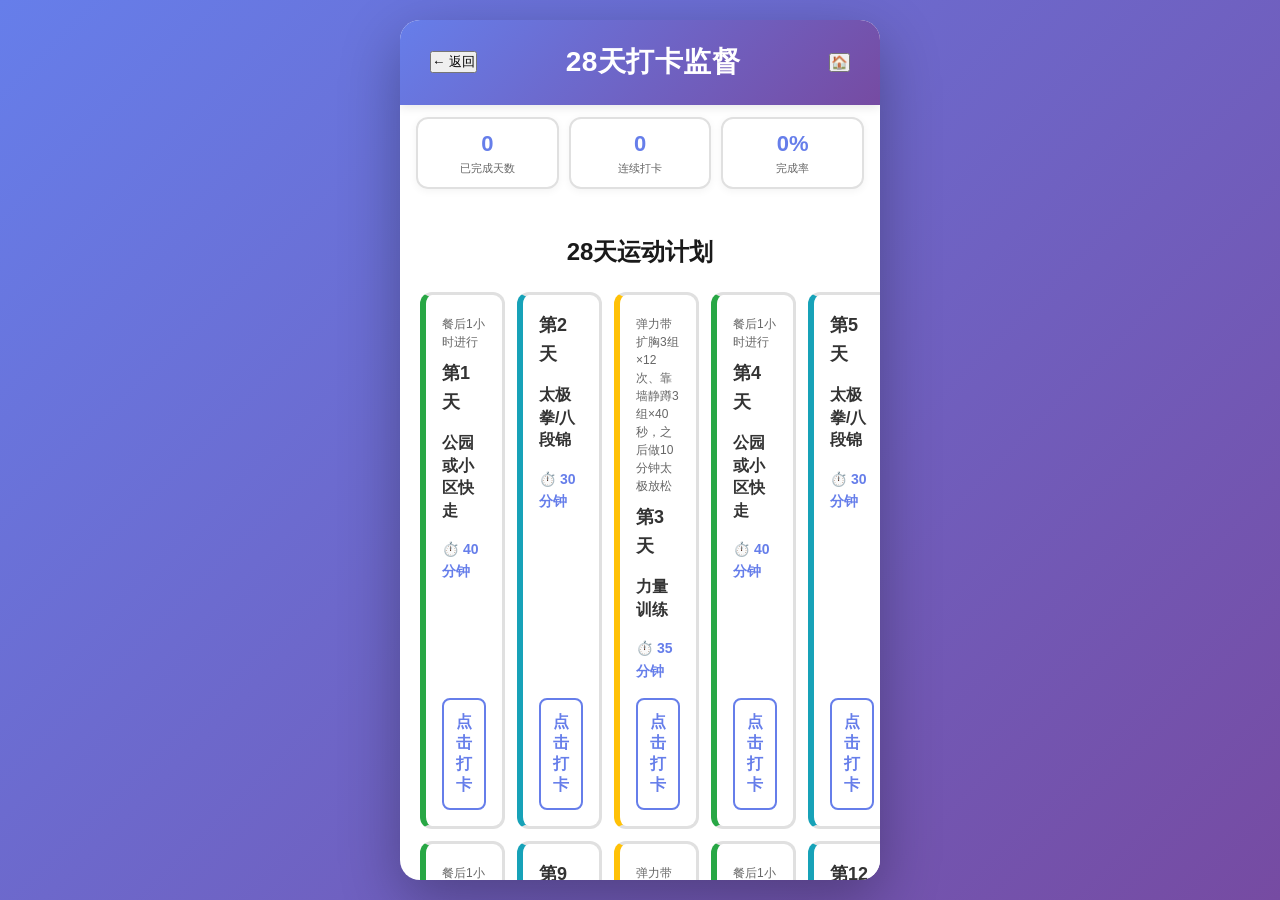
<file: checkin.html>
<!DOCTYPE html>
<html lang="zh-CN">
<head>
    <meta charset="UTF-8">
    <meta name="viewport" content="width=device-width, initial-scale=1.0, maximum-scale=1.0, user-scalable=no">
    <title>28天打卡监督 - 运动计划</title>
    <link rel="stylesheet" href="styles.css">
</head>
<body>
    <div class="container">
        <!-- 顶部导航栏 -->
        <header class="header">
            <button id="backBtn" class="back-btn">← 返回</button>
            <h1>28天打卡监督</h1>
            <button id="homeBtn" class="home-btn" title="回到主页">🏠</button>
        </header>

        <!-- 主内容区域 -->
        <main class="main-content">
            <!-- 统计信息 -->
            <div class="statistics-container">
                <div class="stat-card">
                    <div class="stat-value" id="completedDays">0</div>
                    <div class="stat-label">已完成天数</div>
                </div>
                <div class="stat-card">
                    <div class="stat-value" id="streakDays">0</div>
                    <div class="stat-label">连续打卡</div>
                </div>
                <div class="stat-card">
                    <div class="stat-value" id="completionRate">0%</div>
                    <div class="stat-label">完成率</div>
                </div>
            </div>

            <!-- 打卡日历 -->
            <div class="checkin-container">
                <h2>28天运动计划</h2>
                <div id="checkinCalendar" class="checkin-calendar"></div>
            </div>
        </main>
    </div>

    <!-- 鼓励弹窗 -->
    <div id="encouragementModal" class="encouragement-modal hidden">
        <div class="encouragement-content">
            <div class="encouragement-icon">🎉</div>
            <div class="encouragement-text" id="encouragementText">太棒了！继续保持！</div>
        </div>
    </div>

    <script src="exercise-plan-data.js"></script>
    <script src="checkin.js"></script>
</body>
</html>
</file>
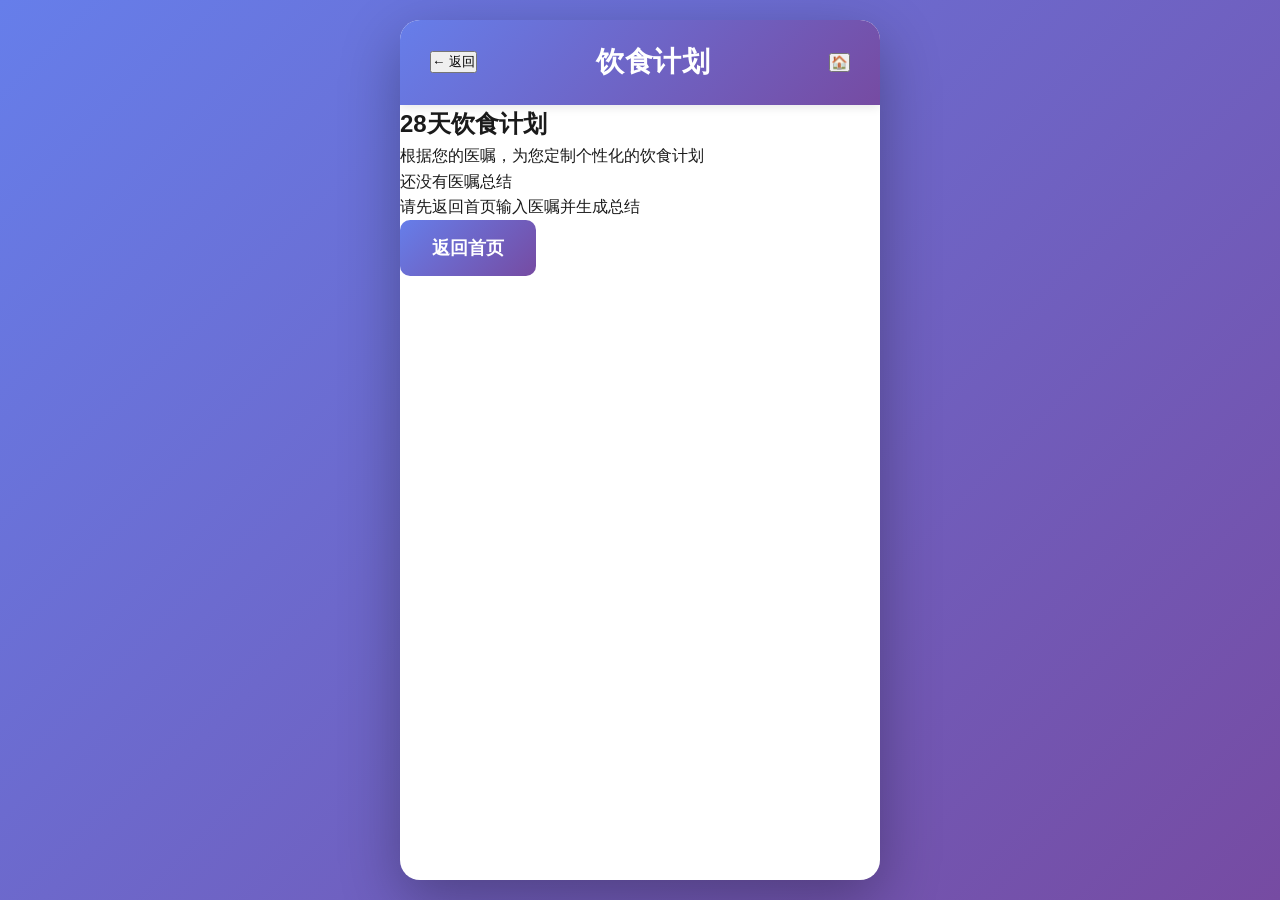
<file: diet.html>
<!DOCTYPE html>
<html lang="zh-CN">
<head>
    <meta charset="UTF-8">
    <meta name="viewport" content="width=device-width, initial-scale=1.0, maximum-scale=1.0, user-scalable=no">
    <title>糖尿病饮食计划 - 饮食管理</title>
    <link rel="stylesheet" href="styles.css">
</head>
<body>
    <div class="container">
        <!-- 顶部导航栏 -->
        <header class="header">
            <button id="backBtn" class="back-btn">← 返回</button>
            <h1>饮食计划</h1>
            <button id="homeBtn" class="home-btn" title="回到主页">🏠</button>
        </header>

        <!-- 主内容区域 -->
        <main class="main-content">
            <!-- 饮食计划展示区域 -->
            <div class="diet-container">
                <div class="diet-welcome">
                    <h2>28天饮食计划</h2>
                    <p>根据您的医嘱，为您定制个性化的饮食计划</p>
                </div>
                
                <!-- 饮食计划内容 -->
                <div id="dietPlanContent" class="diet-plan-content">
                    <div class="diet-placeholder">
                        <p>饮食计划生成中...</p>
                        <p>您可以在这里查看和管理您的28天饮食计划</p>
                    </div>
                </div>
            </div>
        </main>
    </div>

    <script src="diet.js"></script>
</body>
</html>
</file>
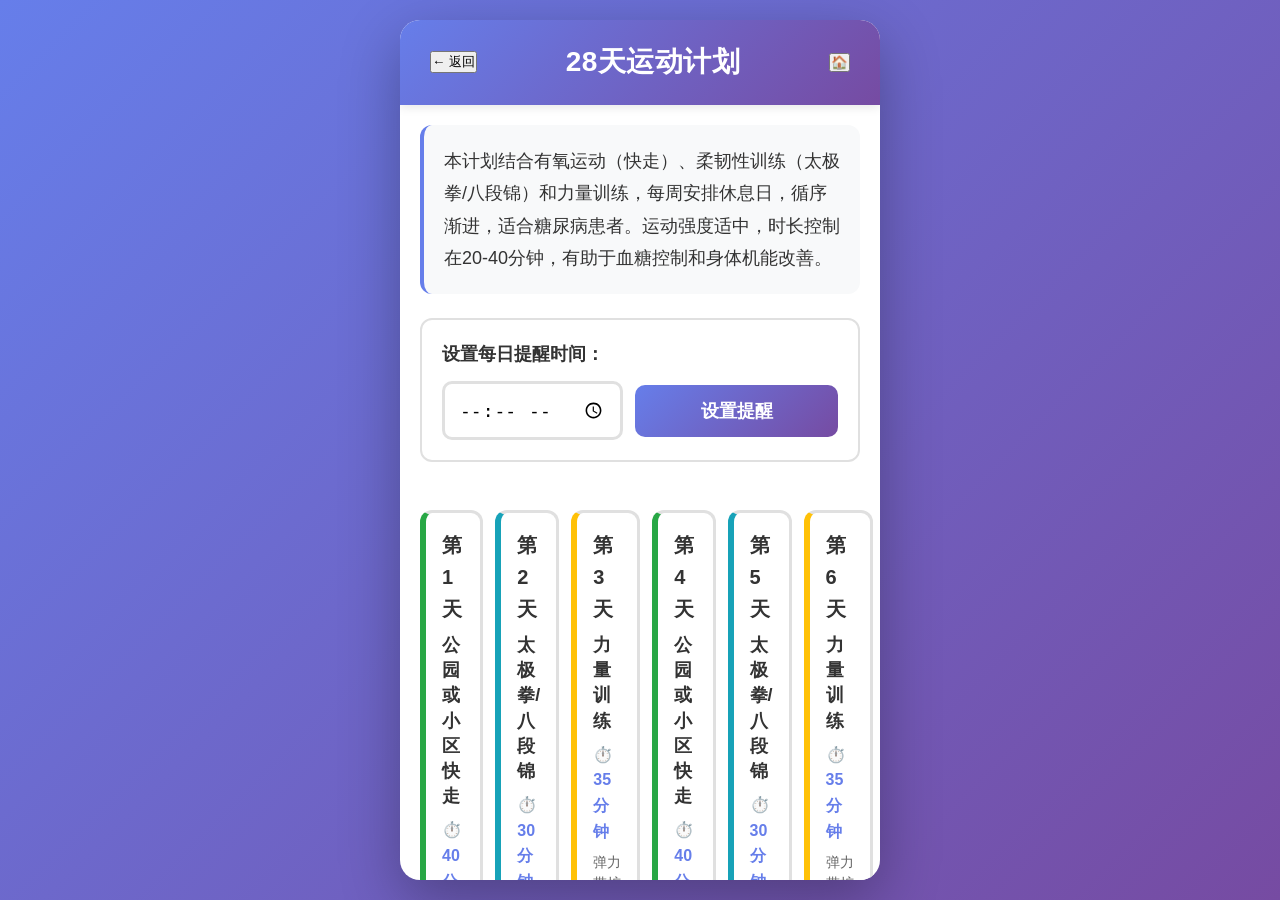
<file: exercise-plan.html>
<!DOCTYPE html>
<html lang="zh-CN">
<head>
    <meta charset="UTF-8">
    <meta name="viewport" content="width=device-width, initial-scale=1.0, maximum-scale=1.0, user-scalable=no">
    <title>28天运动计划</title>
    <link rel="stylesheet" href="styles.css">
</head>
<body>
    <div class="container">
        <!-- 顶部导航栏 -->
        <header class="header">
            <button id="backBtn" class="back-btn">← 返回</button>
            <h1>28天运动计划</h1>
            <button id="homeBtn" class="home-btn" title="回到主页">🏠</button>
        </header>

        <!-- 主内容区域 -->
        <main class="main-content exercise-plan-main">
            <!-- 计划合理性说明 -->
            <div class="plan-rationale">
                <p id="planRationaleText"></p>
            </div>
            
            <!-- 提醒设置 -->
            <div class="reminder-setting">
                <label for="reminderTime">设置每日提醒时间：</label>
                <div class="time-input-group">
                    <input type="time" id="reminderTime" class="time-input">
                    <button id="saveReminderBtn" class="btn btn-reminder">设置提醒</button>
                </div>
                <div id="reminderStatus" class="reminder-status hidden"></div>
            </div>
            
            <!-- 日历视图 -->
            <div class="calendar-container">
                <div id="calendarGrid" class="calendar-grid"></div>
            </div>
            
            <!-- 重新设计计划区域 -->
            <div class="redesign-section">
                <h3>重新设计计划</h3>
                <div class="redesign-input-group">
                    <textarea id="redesignInput" class="redesign-textarea" placeholder="请输入您的需求，例如：我希望增加更多有氧运动，减少力量训练..." rows="3"></textarea>
                    <button id="redesignBtn" class="btn btn-redesign">重新设计计划</button>
                </div>
                <div id="redesignLoading" class="redesign-loading hidden">
                    <div class="spinner-small"></div>
                    <span>AI正在为您生成新的运动计划...</span>
                </div>
            </div>
            
            <!-- 进入饮食计划按钮 -->
            <div class="navigation-section">
                <button id="goToDietBtn" class="btn btn-diet">进入饮食计划</button>
            </div>
        </main>
    </div>

    <script src="exercise-plan-data.js"></script>
    <script src="exercise-plan.js"></script>
</body>
</html>
</file>
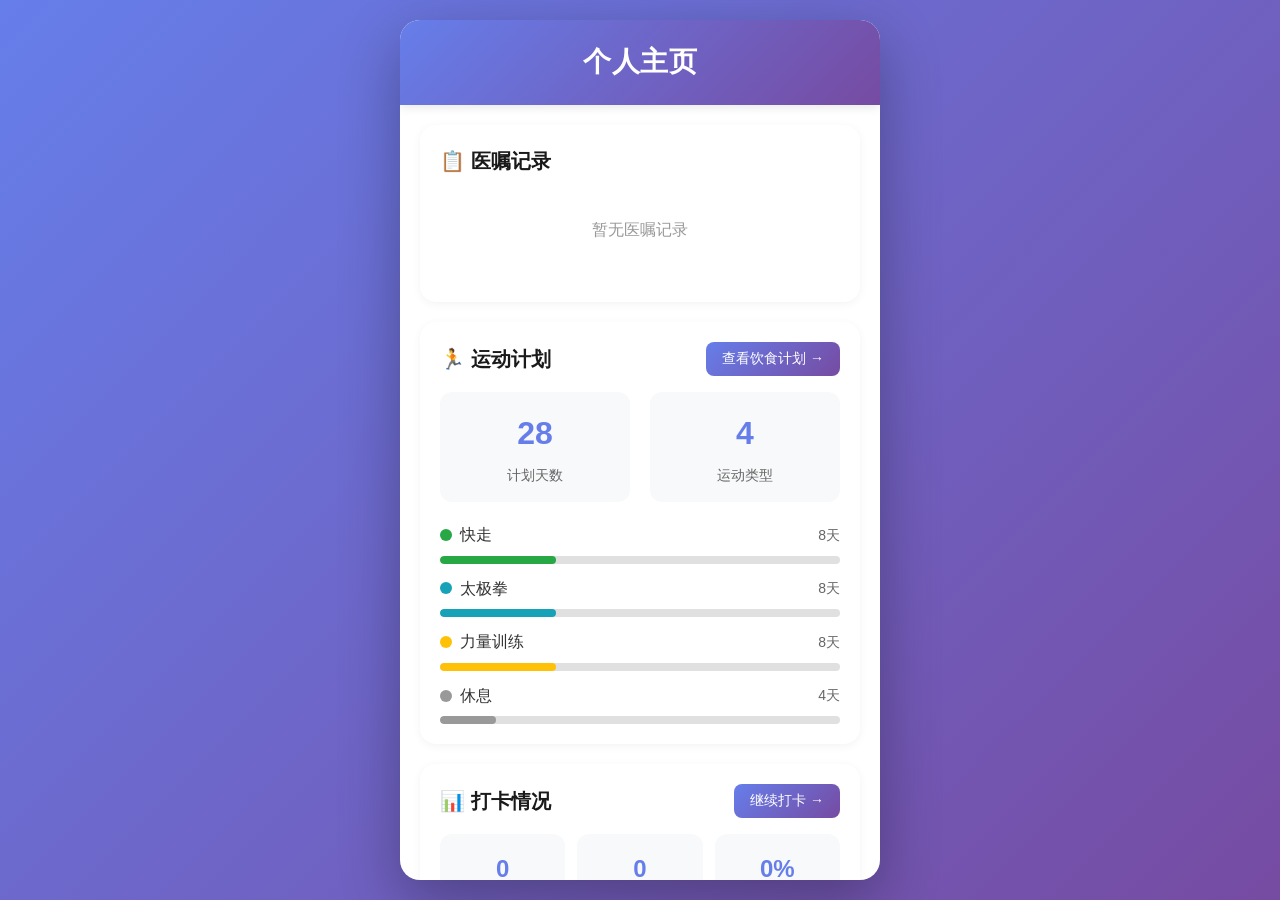
<file: home.html>
<!DOCTYPE html>
<html lang="zh-CN">
<head>
    <meta charset="UTF-8">
    <meta name="viewport" content="width=device-width, initial-scale=1.0, maximum-scale=1.0, user-scalable=no">
    <title>个人主页 - 糖尿病管理</title>
    <link rel="stylesheet" href="styles.css">
</head>
<body>
    <div class="container">
        <!-- 顶部导航栏 -->
        <header class="header">
            <div style="width: 44px;"></div>
            <h1>个人主页</h1>
            <div style="width: 44px;"></div>
        </header>

        <!-- 主内容区域 -->
        <main class="main-content home-content">
            <!-- 医嘱历史记录 -->
            <section class="home-section">
                <h2 class="section-title">📋 医嘱记录</h2>
                <div id="prescriptionHistory" class="prescription-list">
                    <p class="empty-message">暂无医嘱记录</p>
                </div>
            </section>

            <!-- 运动计划可视化 -->
            <section class="home-section">
                <div class="section-header">
                    <h2 class="section-title">🏃 运动计划</h2>
                    <button id="goToDietBtn" class="section-action-btn">查看饮食计划 →</button>
                </div>
                <div id="exercisePlanVisualization" class="visualization-container">
                    <div class="plan-summary">
                        <div class="plan-stat">
                            <div class="plan-stat-value" id="planDays">28</div>
                            <div class="plan-stat-label">计划天数</div>
                        </div>
                        <div class="plan-stat">
                            <div class="plan-stat-value" id="planActivities">4</div>
                            <div class="plan-stat-label">运动类型</div>
                        </div>
                    </div>
                    <div class="plan-preview" id="planPreview">
                        <p class="empty-message">暂无运动计划</p>
                    </div>
                </div>
            </section>

            <!-- 打卡情况可视化 -->
            <section class="home-section">
                <div class="section-header">
                    <h2 class="section-title">📊 打卡情况</h2>
                    <button id="goToCheckinBtn" class="section-action-btn">继续打卡 →</button>
                </div>
                <div id="checkinVisualization" class="visualization-container">
                    <div class="checkin-stats">
                        <div class="checkin-stat-card">
                            <div class="checkin-stat-value" id="homeCompletedDays">0</div>
                            <div class="checkin-stat-label">已完成</div>
                        </div>
                        <div class="checkin-stat-card">
                            <div class="checkin-stat-value" id="homeStreakDays">0</div>
                            <div class="checkin-stat-label">连续打卡</div>
                        </div>
                        <div class="checkin-stat-card">
                            <div class="checkin-stat-value" id="homeCompletionRate">0%</div>
                            <div class="checkin-stat-label">完成率</div>
                        </div>
                    </div>
                    <div class="checkin-chart" id="checkinChart">
                        <p class="empty-message">开始打卡查看进度</p>
                    </div>
                </div>
            </section>
        </main>
    </div>

    <script src="exercise-plan-data.js"></script>
    <script src="home.js"></script>
</body>
</html>
</file>
<file: styles.css>
* {
    margin: 0;
    padding: 0;
    box-sizing: border-box;
}

body {
    font-family: -apple-system, BlinkMacSystemFont, 'Segoe UI', 'PingFang SC', 'Hiragino Sans GB', 'Microsoft YaHei', sans-serif;
    background: #f5f5f5;
    min-height: 100vh;
    padding: 0;
    margin: 0;
    color: #1a1a1a;
    font-size: 16px;
    line-height: 1.6;
}

.container {
    max-width: 100%;
    width: 100%;
    margin: 0 auto;
    background: white;
    border-radius: 0;
    box-shadow: none;
    overflow: hidden;
    display: flex;
    flex-direction: column;
    min-height: 100vh;
}

/* 桌面端样式 */
@media (min-width: 768px) {
    body {
        background: linear-gradient(135deg, #667eea 0%, #764ba2 100%);
        padding: 20px;
    }
    
    .container {
        max-width: 480px; /* 模拟手机宽度 */
        border-radius: 20px;
        box-shadow: 0 20px 60px rgba(0, 0, 0, 0.3);
    height: calc(100vh - 40px);
        min-height: auto;
    }
}

/* 头部样式 */
.header {
    background: linear-gradient(135deg, #667eea 0%, #764ba2 100%);
    color: white;
    padding: 20px 30px;
    display: flex;
    justify-content: space-between;
    align-items: center;
    box-shadow: 0 2px 10px rgba(0, 0, 0, 0.1);
}

.header h1 {
    font-size: 28px; /* 适老化：增大标题字体 */
    font-weight: 600;
    letter-spacing: 0.5px; /* 增加字间距，提高可读性 */
}

.settings-btn {
    background: rgba(255, 255, 255, 0.2);
    border: 2px solid rgba(255, 255, 255, 0.4); /* 适老化：增加边框宽度 */
    color: white;
    padding: 14px 28px; /* 适老化：增大按钮尺寸，最小48px高度 */
    border-radius: 8px;
    cursor: pointer;
    font-size: 18px; /* 适老化：增大字体 */
    font-weight: 500;
    min-height: 48px; /* 适老化：确保最小点击区域 */
    transition: all 0.3s;
}

.settings-btn:hover {
    background: rgba(255, 255, 255, 0.3);
    transform: translateY(-2px);
}

/* 配置面板样式 */
.config-panel {
    position: fixed;
    top: 0;
    left: 0;
    right: 0;
    bottom: 0;
    background: rgba(0, 0, 0, 0.5);
    display: flex;
    justify-content: center;
    align-items: center;
    z-index: 1000;
    animation: fadeIn 0.3s;
}

.config-panel.hidden {
    display: none;
}

.config-content {
    background: white;
    padding: 30px;
    border-radius: 15px;
    width: 90%;
    max-width: 500px;
    max-height: 90vh;
    overflow-y: auto;
    box-shadow: 0 10px 40px rgba(0, 0, 0, 0.2);
}

.config-content h2 {
    margin-bottom: 24px; /* 适老化：增加间距 */
    color: #667eea;
    font-size: 26px; /* 适老化：增大字体 */
    font-weight: 600;
}

.form-group {
    margin-bottom: 24px; /* 适老化：增加间距 */
}

.form-group label {
    display: block;
    margin-bottom: 12px; /* 适老化：增加间距 */
    color: #1a1a1a; /* 提高对比度 */
    font-weight: 600;
    font-size: 18px; /* 适老化：增大字体 */
}

.form-group input {
    width: 100%;
    padding: 16px; /* 适老化：增大内边距 */
    border: 3px solid #d0d0d0; /* 适老化：增加边框宽度 */
    border-radius: 10px;
    font-size: 18px; /* 适老化：增大字体 */
    min-height: 52px; /* 适老化：确保最小高度 */
    transition: border-color 0.3s;
    color: #1a1a1a;
}

.form-group input:focus {
    outline: none;
    border-color: #667eea;
}

.button-group {
    display: flex;
    gap: 10px;
    margin-top: 25px;
}

.btn {
    padding: 16px 32px; /* 适老化：增大按钮尺寸 */
    border: none;
    border-radius: 10px;
    cursor: pointer;
    font-size: 18px; /* 适老化：增大字体 */
    font-weight: 600;
    transition: all 0.3s;
    flex: 1;
    min-height: 56px; /* 适老化：确保最小点击区域 */
}

.btn-primary {
    background: linear-gradient(135deg, #667eea 0%, #764ba2 100%);
    color: white;
}

.btn-primary:hover {
    transform: translateY(-2px);
    box-shadow: 0 5px 15px rgba(102, 126, 234, 0.4);
}

.btn-secondary {
    background: #f5f5f5;
    color: #666;
}

.btn-secondary:hover {
    background: #e0e0e0;
}

/* 主内容区域 */
.main-content {
    flex: 1;
    display: flex;
    flex-direction: column;
    overflow-y: auto;
    overflow-x: hidden;
}

/* 聊天容器 */
.chat-container {
    flex: 1;
    overflow-y: auto;
    padding: 20px 30px;
    background: #f8f9fa;
}

.chat-messages {
    display: flex;
    flex-direction: column;
    gap: 15px;
}

.welcome-message {
    text-align: center;
    padding: 40px 20px;
    color: #666;
    background: white;
    border-radius: 15px;
    box-shadow: 0 2px 10px rgba(0, 0, 0, 0.05);
}

.welcome-message p {
    margin: 12px 0;
    font-size: 18px; /* 适老化：增大字体 */
    line-height: 1.8;
    color: #333;
}

.message {
    padding: 15px 20px;
    border-radius: 15px;
    max-width: 80%;
    word-wrap: break-word;
    animation: slideIn 0.3s;
}

.message.user {
    background: linear-gradient(135deg, #667eea 0%, #764ba2 100%);
    color: white;
    align-self: flex-end;
    margin-left: auto;
}

.message.assistant {
    background: white;
    color: #333;
    align-self: flex-start;
    box-shadow: 0 2px 10px rgba(0, 0, 0, 0.1);
}

.message-header {
    font-size: 12px;
    opacity: 0.8;
    margin-bottom: 8px;
}

.message-content {
    font-size: 18px; /* 适老化：增大字体 */
    line-height: 1.8; /* 适老化：增加行高 */
}

.message-image {
    max-width: 100%;
    border-radius: 8px;
    margin-top: 10px;
}

.message-audio {
    width: 100%;
    margin-top: 10px;
    max-width: 400px;
}

/* 输入区域 */
.input-area {
    background: white;
    border-top: 1px solid #e0e0e0;
    padding: 20px 30px;
}

.input-tabs {
    display: flex;
    gap: 10px;
    margin-bottom: 15px;
}

.tab-btn {
    padding: 14px 24px; /* 适老化：增大按钮尺寸 */
    border: 3px solid #e0e0e0; /* 适老化：增加边框宽度 */
    background: white;
    border-radius: 10px;
    cursor: pointer;
    font-size: 18px; /* 适老化：增大字体 */
    font-weight: 500;
    transition: all 0.3s;
    color: #333; /* 提高对比度 */
    min-height: 52px; /* 适老化：确保最小点击区域 */
}

.tab-btn.active {
    background: linear-gradient(135deg, #667eea 0%, #764ba2 100%);
    color: white;
    border-color: transparent;
}

.tab-btn:hover {
    border-color: #667eea;
}

.input-panel {
    display: none;
    margin-bottom: 15px;
}

.input-panel.active {
    display: block;
}

#textMessage {
    width: 100%;
    padding: 16px; /* 适老化：增大内边距 */
    border: 3px solid #e0e0e0; /* 适老化：增加边框宽度 */
    border-radius: 10px;
    font-size: 18px; /* 适老化：增大字体 */
    resize: vertical;
    font-family: inherit;
    transition: border-color 0.3s;
    line-height: 1.8;
    color: #1a1a1a;
}

#textMessage:focus {
    outline: none;
    border-color: #667eea;
}

/* 语音输入样式 */
.voice-recorder {
    text-align: center;
    padding: 20px;
}

.record-btn {
    background: linear-gradient(135deg, #667eea 0%, #764ba2 100%);
    color: white;
    border: none;
    padding: 24px 48px; /* 适老化：增大按钮尺寸 */
    border-radius: 50px;
    cursor: pointer;
    font-size: 20px; /* 适老化：增大字体 */
    font-weight: 600;
    display: flex;
    align-items: center;
    gap: 12px;
    margin: 0 auto;
    transition: all 0.3s;
    min-height: 64px; /* 适老化：确保最小点击区域 */
    min-width: 200px;
}

.record-btn:hover {
    transform: scale(1.05);
    box-shadow: 0 5px 20px rgba(102, 126, 234, 0.4);
}

.record-btn.recording {
    background: #ff4757;
    animation: pulse 1.5s infinite;
}

.recording-status {
    margin-top: 20px; /* 适老化：增加间距 */
    color: #ff4757;
    font-weight: 600;
    font-size: 18px; /* 适老化：增大字体 */
}

.audio-playback {
    margin-top: 15px;
    width: 100%;
}

/* 图片输入样式 */
.image-upload {
    text-align: center;
    padding: 20px;
}

.file-input {
    display: none;
}

.file-label {
    display: block;
    padding: 48px 40px; /* 适老化：增大内边距 */
    border: 3px dashed #d0d0d0; /* 适老化：增加边框宽度 */
    border-radius: 15px;
    cursor: pointer;
    transition: all 0.3s;
    background: #f8f9fa;
    font-size: 18px; /* 适老化：增大字体 */
    color: #333;
}

.file-label:hover {
    border-color: #667eea;
    background: #f0f0f0;
}

.upload-icon {
    font-size: 48px;
    display: block;
    margin-bottom: 10px;
}

.image-preview {
    position: relative;
    margin-top: 15px;
    display: inline-block;
}

.image-preview img {
    max-width: 300px;
    max-height: 300px;
    border-radius: 10px;
    box-shadow: 0 4px 15px rgba(0, 0, 0, 0.1);
}

.remove-btn {
    position: absolute;
    top: -10px;
    right: -10px;
    background: #ff4757;
    color: white;
    border: none;
    width: 30px;
    height: 30px;
    border-radius: 50%;
    cursor: pointer;
    font-size: 18px;
    display: flex;
    align-items: center;
    justify-content: center;
    box-shadow: 0 2px 10px rgba(0, 0, 0, 0.2);
}

.remove-btn:hover {
    transform: scale(1.1);
}

.send-area {
    display: flex;
    justify-content: flex-end;
}

.btn-send {
    background: linear-gradient(135deg, #667eea 0%, #764ba2 100%);
    color: white;
    padding: 16px 40px; /* 适老化：增大按钮尺寸 */
    border: none;
    border-radius: 10px;
    cursor: pointer;
    font-size: 20px; /* 适老化：增大字体 */
    font-weight: 600;
    transition: all 0.3s;
    min-height: 56px; /* 适老化：确保最小点击区域 */
    min-width: 120px;
}

.btn-send:hover {
    transform: translateY(-2px);
    box-shadow: 0 5px 15px rgba(102, 126, 234, 0.4);
}

.btn-send:disabled {
    opacity: 0.5;
    cursor: not-allowed;
    transform: none;
}

/* 加载提示 */
.loading {
    position: fixed;
    top: 0;
    left: 0;
    right: 0;
    bottom: 0;
    background: rgba(0, 0, 0, 0.5);
    display: flex;
    flex-direction: column;
    justify-content: center;
    align-items: center;
    z-index: 2000;
    color: white;
}

.loading.hidden {
    display: none;
}

.spinner {
    width: 50px;
    height: 50px;
    border: 4px solid rgba(255, 255, 255, 0.3);
    border-top-color: white;
    border-radius: 50%;
    animation: spin 1s linear infinite;
    margin-bottom: 15px;
}

.loading p {
    font-size: 20px; /* 适老化：增大字体 */
    font-weight: 500;
}

/* 动画 */
@keyframes fadeIn {
    from {
        opacity: 0;
    }
    to {
        opacity: 1;
    }
}

@keyframes slideIn {
    from {
        opacity: 0;
        transform: translateY(10px);
    }
    to {
        opacity: 1;
        transform: translateY(0);
    }
}

@keyframes spin {
    to {
        transform: rotate(360deg);
    }
}

@keyframes pulse {
    0%, 100% {
        transform: scale(1);
    }
    50% {
        transform: scale(1.05);
    }
}

/* 隐藏类 */
.hidden {
    display: none !important;
}

/* 响应式设计 */
@media (max-width: 768px) {
    .container {
        height: 100vh;
        border-radius: 0;
        padding: 0;
    }

    .header {
        padding: 16px 20px;
    }

    .header h1 {
        font-size: 22px; /* 适老化：保持较大字体 */
    }

    .settings-btn {
        padding: 12px 20px;
        font-size: 16px;
    }

    .message {
        max-width: 90%;
        font-size: 16px; /* 适老化：保持较大字体 */
    }

    .config-content {
        width: 95%;
        padding: 24px;
    }

    .input-area {
        padding: 16px 20px;
    }

    .chat-container {
        padding: 16px 20px;
    }
}

/* ============================================
   运动计划样式
   ============================================ */

/* 生成计划按钮 */
.plan-button-container {
    margin-top: 15px;
    text-align: center;
}

.btn-plan {
    background: linear-gradient(135deg, #28a745 0%, #20c997 100%);
    color: white;
    padding: 14px 28px;
    border: none;
    border-radius: 10px;
    cursor: pointer;
    font-size: 18px;
    font-weight: 600;
    transition: all 0.3s;
    min-height: 52px;
}

.btn-plan:hover {
    transform: translateY(-2px);
    box-shadow: 0 5px 15px rgba(40, 167, 69, 0.4);
}

/* 运动计划页面 */
.exercise-plan-main {
        padding: 20px;
    overflow-y: auto;
}

/* 运动计划页面样式已移到exercise-plan-main */

/* 计划合理性说明 */
.plan-rationale {
    background: #f8f9fa;
    padding: 20px;
    border-radius: 12px;
    margin-bottom: 20px;
    border-radius: 12px;
    margin-bottom: 24px;
    border-left: 4px solid #667eea;
}

.plan-rationale p {
    font-size: 18px;
    line-height: 1.8;
    color: #333;
    margin: 0;
}

/* 提醒设置 */
.reminder-setting {
    background: white;
    padding: 20px;
    border-radius: 12px;
    border: 2px solid #e0e0e0;
    margin-bottom: 24px;
}

.reminder-setting label {
    display: block;
    font-size: 18px;
    font-weight: 600;
    color: #333;
    margin-bottom: 12px;
}

.time-input-group {
    display: flex;
    gap: 12px;
    align-items: center;
}

.time-input {
    padding: 14px;
    border: 3px solid #e0e0e0;
    border-radius: 10px;
    font-size: 18px;
    min-height: 52px;
    flex: 1;
    transition: border-color 0.3s;
}

.time-input:focus {
    outline: none;
    border-color: #667eea;
}

.btn-reminder {
    background: linear-gradient(135deg, #667eea 0%, #764ba2 100%);
    color: white;
    padding: 14px 28px;
    border: none;
    border-radius: 10px;
    cursor: pointer;
    font-size: 18px;
    font-weight: 600;
    min-height: 52px;
    transition: all 0.3s;
}

.btn-reminder:hover {
    transform: translateY(-2px);
    box-shadow: 0 5px 15px rgba(102, 126, 234, 0.4);
}

.reminder-status {
    margin-top: 12px;
    padding: 12px;
    border-radius: 8px;
    font-size: 16px;
    font-weight: 500;
}

.reminder-status.success {
    background: #d4edda;
    color: #155724;
    border: 1px solid #c3e6cb;
}

/* 日历容器 */
.calendar-container {
    margin-top: 24px;
}

.calendar-grid {
    display: grid;
    grid-template-columns: repeat(7, 1fr);
    gap: 12px;
}

/* 日历卡片 */
.calendar-day {
    background: white;
    border: 3px solid #e0e0e0;
    border-radius: 12px;
    padding: 16px;
    min-height: 180px;
    display: flex;
    flex-direction: column;
    transition: all 0.3s;
    cursor: pointer;
}

.calendar-day:hover {
    border-color: #667eea;
    transform: translateY(-2px);
    box-shadow: 0 4px 12px rgba(0, 0, 0, 0.1);
}

.calendar-day.rest {
    background: #f8f9fa;
    border-color: #d0d0d0;
}

.calendar-day.walking {
    border-left: 6px solid #28a745;
}

.calendar-day.taichi {
    border-left: 6px solid #17a2b8;
}

.calendar-day.strength {
    border-left: 6px solid #ffc107;
}

.day-number {
    font-size: 20px;
    font-weight: 700;
    color: #333;
    margin-bottom: 8px;
}

.day-activity {
    font-size: 18px;
    font-weight: 600;
    color: #333;
    margin-bottom: 8px;
    line-height: 1.4;
}

.day-duration {
    font-size: 16px;
    color: #667eea;
    font-weight: 600;
    margin-bottom: 8px;
}

.day-note {
    font-size: 14px;
    color: #666;
    line-height: 1.5;
    margin-top: auto;
}

/* 响应式设计 */
@media (max-width: 768px) {
    .exercise-plan-main {
        padding: 16px;
    }

    .calendar-grid {
        grid-template-columns: repeat(2, 1fr);
        gap: 10px;
    }

    .calendar-day {
        min-height: 150px;
        padding: 12px;
    }

    .day-number {
        font-size: 18px;
    }

    .day-activity {
        font-size: 16px;
    }

    .time-input-group {
        flex-direction: column;
    }

    .btn-reminder {
        width: 100%;
    }
}

@media (max-width: 480px) {
    .calendar-grid {
        grid-template-columns: 1fr;
    }
}

/* 饮食总结卡片 */
.diet-summary-container {
    display: flex;
    flex-direction: row;
    gap: 12px;
    margin-bottom: 30px;
    justify-content: space-between;
}

.diet-summary-card {
    flex: 1;
    background: white;
    border-radius: 16px;
    padding: 16px;
    box-shadow: 0 2px 10px rgba(0, 0, 0, 0.05);
    border-left: 6px solid #667eea;
    display: flex;
    flex-direction: column;
    min-width: 0; /* 防止flex项目溢出 */
}

.diet-summary-card.advice-card {
    border-left-color: #28a745;
}

.diet-summary-card.precautions-card {
    border-left-color: #ffc107;
}

.diet-summary-card.encouragement-card {
    border-left-color: #667eea;
}

.card-icon {
    font-size: 24px;
    margin-bottom: 8px;
    text-align: center;
}

.diet-summary-card h3 {
    font-size: 16px;
    font-weight: 600;
    color: #1a1a1a;
    margin-bottom: 8px;
    text-align: center;
}

.diet-summary-card p {
    font-size: 14px;
    line-height: 1.6;
    color: #333;
    margin: 0;
    flex: 1;
    text-align: center;
}

.confirm-button-container {
    text-align: center;
    padding: 30px 0;
}

.btn-confirm {
    background: linear-gradient(135deg, #667eea 0%, #764ba2 100%);
    color: white;
    padding: 18px 48px;
    border: none;
    border-radius: 12px;
    cursor: pointer;
    font-size: 20px;
    font-weight: 600;
    transition: all 0.3s;
    min-height: 64px;
    min-width: 220px;
    box-shadow: 0 4px 15px rgba(102, 126, 234, 0.3);
}

.btn-confirm:hover {
    transform: translateY(-2px);
    box-shadow: 0 6px 20px rgba(102, 126, 234, 0.4);
}

/* 打卡页面样式 */
.statistics-container {
    display: flex;
    flex-direction: row;
    gap: 10px;
    padding: 12px 16px;
    margin-bottom: 12px;
    justify-content: space-between;
    align-items: stretch;
    width: 100%;
    box-sizing: border-box;
}

.stat-card {
    flex: 1;
    min-width: 0; /* 防止flex项目溢出 */
    background: white;
    border-radius: 12px;
    padding: 12px 6px;
    text-align: center;
    box-shadow: 0 2px 8px rgba(0, 0, 0, 0.05);
    border: 2px solid #e0e0e0;
    display: flex;
    flex-direction: column;
    justify-content: center;
    align-items: center;
}

.stat-value {
    font-size: 22px;
    font-weight: 700;
    color: #667eea;
    margin-bottom: 4px;
    line-height: 1.2;
    word-break: break-all;
}

.stat-label {
    font-size: 11px;
    color: #666;
    font-weight: 500;
    line-height: 1.3;
    word-break: break-word;
}

.checkin-container {
    padding: 20px;
    flex: 1;
    overflow-y: auto;
}

.checkin-container h2 {
    font-size: 24px;
    font-weight: 600;
    color: #1a1a1a;
    margin-bottom: 20px;
    text-align: center;
}

.checkin-calendar {
    margin-top: 20px;
}

.checkin-grid {
    display: grid;
    grid-template-columns: repeat(7, 1fr);
    gap: 12px;
}

.checkin-day-card {
    background: white;
    border: 3px solid #e0e0e0;
    border-radius: 12px;
    padding: 16px;
    display: flex;
    flex-direction: column;
    gap: 8px;
    transition: all 0.3s;
    min-height: 200px;
}

.checkin-day-card:hover {
    border-color: #667eea;
    transform: translateY(-2px);
    box-shadow: 0 4px 12px rgba(0, 0, 0, 0.1);
}

.checkin-day-card.completed {
    background: #f0f9ff;
    border-color: #28a745;
}

.checkin-day-card.walking {
    border-left: 6px solid #28a745;
}

.checkin-day-card.taichi {
    border-left: 6px solid #17a2b8;
}

.checkin-day-card.strength {
    border-left: 6px solid #ffc107;
}

.checkin-day-card.rest {
    border-left: 6px solid #999;
    background: #f8f9fa;
}

.checkin-day-card .day-number {
    font-size: 18px;
    font-weight: 700;
    color: #333;
}

.checkin-day-card .day-activity {
    font-size: 16px;
    font-weight: 600;
    color: #333;
    line-height: 1.4;
}

.checkin-day-card .day-duration {
    font-size: 14px;
    color: #667eea;
    font-weight: 600;
}

.checkin-day-card .day-note {
    font-size: 12px;
    color: #666;
    line-height: 1.5;
    margin-top: 4px;
}

.checkin-btn {
    margin-top: auto;
    padding: 12px;
    border: 2px solid #667eea;
    background: white;
    color: #667eea;
    border-radius: 8px;
    font-size: 16px;
    font-weight: 600;
    cursor: pointer;
    transition: all 0.3s;
    min-height: 48px;
}

.checkin-btn:hover {
    background: #667eea;
    color: white;
}

.checkin-btn.checked {
    background: #28a745;
    border-color: #28a745;
    color: white;
}

.checkin-btn.checked:hover {
    background: #218838;
}

.checkin-time {
    font-size: 12px;
    color: #28a745;
    font-weight: 500;
    margin-top: 4px;
}

/* 响应式设计 - 打卡页面 */
@media (max-width: 768px) {
    .statistics-container {
        flex-direction: row;
        gap: 8px;
        padding: 10px 12px;
    }
    
    .stat-card {
        padding: 10px 4px;
    }
    
    .stat-value {
        font-size: 20px;
    }
    
    .stat-label {
        font-size: 10px;
    }
    
    .checkin-grid {
        grid-template-columns: repeat(2, 1fr);
        gap: 10px;
    }
    
    .checkin-day-card {
        min-height: 180px;
        padding: 12px;
    }
    
    .diet-summary-container {
        flex-direction: column;
        gap: 16px;
    }
    
    .diet-summary-card {
        padding: 16px;
    }
    
    .diet-summary-card h3 {
        font-size: 18px;
    }
    
    .diet-summary-card p {
        font-size: 16px;
    }
}

@media (max-width: 480px) {
    .checkin-grid {
        grid-template-columns: 1fr;
    }
}

/* 鼓励弹窗样式 */
.encouragement-modal {
    position: fixed;
    top: 0;
    left: 0;
    right: 0;
    bottom: 0;
    background: rgba(0, 0, 0, 0.5);
    display: flex;
    justify-content: center;
    align-items: center;
    z-index: 3000;
    opacity: 0;
    transition: opacity 0.3s ease;
    pointer-events: none;
}

.encouragement-modal.show {
    opacity: 1;
    pointer-events: auto;
}

.encouragement-modal.hidden {
    display: none;
}

.encouragement-content {
    background: white;
    border-radius: 20px;
    padding: 40px 30px;
    text-align: center;
    box-shadow: 0 10px 40px rgba(0, 0, 0, 0.3);
    max-width: 80%;
    animation: encouragementPop 0.3s ease;
}

.encouragement-icon {
    font-size: 64px;
    margin-bottom: 20px;
    animation: encouragementBounce 0.6s ease;
}

.encouragement-text {
    font-size: 24px;
    font-weight: 600;
    color: #1a1a1a;
    line-height: 1.6;
}

@keyframes encouragementPop {
    0% {
        transform: scale(0.8);
        opacity: 0;
    }
    50% {
        transform: scale(1.05);
    }
    100% {
        transform: scale(1);
        opacity: 1;
    }
}

@keyframes encouragementBounce {
    0%, 100% {
        transform: translateY(0);
    }
    50% {
        transform: translateY(-10px);
    }
}

/* 响应式设计 - 鼓励弹窗 */
@media (max-width: 768px) {
    .encouragement-content {
        padding: 30px 20px;
        max-width: 90%;
    }
    
    .encouragement-icon {
        font-size: 56px;
        margin-bottom: 16px;
    }
    
    .encouragement-text {
        font-size: 20px;
    }
}


/* 个人主页样式 */
.home-content {
    padding: 20px;
    overflow-y: auto;
}

.home-section {
    background: white;
    border-radius: 16px;
    padding: 20px;
    margin-bottom: 20px;
    box-shadow: 0 2px 10px rgba(0, 0, 0, 0.05);
}

.section-header {
    display: flex;
    justify-content: space-between;
    align-items: center;
    margin-bottom: 16px;
}

.section-title {
    font-size: 20px;
    font-weight: 600;
    color: #1a1a1a;
    margin: 0;
}

.section-action-btn {
    background: linear-gradient(135deg, #667eea 0%, #764ba2 100%);
    color: white;
    border: none;
    border-radius: 8px;
    padding: 8px 16px;
    font-size: 14px;
    font-weight: 500;
    cursor: pointer;
    transition: all 0.3s;
    white-space: nowrap;
}

.section-action-btn:hover {
    transform: translateY(-2px);
    box-shadow: 0 4px 12px rgba(102, 126, 234, 0.3);
}

/* 医嘱历史 */
.prescription-list {
    max-height: 300px;
    overflow-y: auto;
}

.prescription-item {
    padding: 12px 0;
    border-bottom: 1px solid #e0e0e0;
}

.prescription-item:last-child {
    border-bottom: none;
}

.prescription-date {
    font-size: 14px;
    color: #667eea;
    font-weight: 500;
    margin-bottom: 6px;
}

.prescription-content {
    font-size: 16px;
    color: #333;
    line-height: 1.6;
}

.more-records {
    text-align: center;
    color: #999;
    font-size: 14px;
    padding-top: 12px;
}

.empty-message {
    text-align: center;
    color: #999;
    font-size: 16px;
    padding: 40px 20px;
}

/* 运动计划可视化 */
.visualization-container {
    margin-top: 16px;
}

.plan-summary {
    display: flex;
    gap: 20px;
    margin-bottom: 20px;
}

.plan-stat {
    flex: 1;
    text-align: center;
    padding: 16px;
    background: #f8f9fa;
    border-radius: 12px;
}

.plan-stat-value {
    font-size: 32px;
    font-weight: 700;
    color: #667eea;
    margin-bottom: 4px;
}

.plan-stat-label {
    font-size: 14px;
    color: #666;
}

.plan-type-list {
    display: flex;
    flex-direction: column;
    gap: 12px;
}

.plan-type-item {
    display: flex;
    flex-direction: column;
    gap: 8px;
}

.plan-type-info {
    display: flex;
    align-items: center;
    gap: 8px;
}

.plan-type-dot {
    width: 12px;
    height: 12px;
    border-radius: 50%;
    display: inline-block;
}

.plan-type-name {
    font-size: 16px;
    color: #333;
    font-weight: 500;
    flex: 1;
}

.plan-type-count {
    font-size: 14px;
    color: #666;
}

.plan-type-bar {
    height: 8px;
    background: #e0e0e0;
    border-radius: 4px;
    overflow: hidden;
}

.plan-type-bar-fill {
    height: 100%;
    border-radius: 4px;
    transition: width 0.3s ease;
}

/* 打卡情况可视化 */
.checkin-stats {
    display: flex;
    gap: 12px;
    margin-bottom: 20px;
}

.checkin-stat-card {
    flex: 1;
    background: #f8f9fa;
    border-radius: 12px;
    padding: 16px;
    text-align: center;
}

.checkin-stat-value {
    font-size: 24px;
    font-weight: 700;
    color: #667eea;
    margin-bottom: 4px;
}

.checkin-stat-label {
    font-size: 12px;
    color: #666;
}

.progress-bar-container {
    margin-top: 16px;
}

.progress-bar-label {
    display: flex;
    justify-content: space-between;
    margin-bottom: 8px;
    font-size: 14px;
    color: #333;
}

.progress-percentage {
    font-weight: 600;
    color: #667eea;
}

.progress-bar {
    height: 20px;
    background: #e0e0e0;
    border-radius: 10px;
    overflow: hidden;
}

.progress-bar-fill {
    height: 100%;
    background: linear-gradient(135deg, #667eea 0%, #764ba2 100%);
    border-radius: 10px;
    transition: width 0.3s ease;
}

/* 响应式设计 - 主页 */
@media (max-width: 768px) {
    .plan-summary {
        flex-direction: column;
        gap: 12px;
    }
    
    .checkin-stats {
        flex-direction: column;
        gap: 8px;
    }
    
    .section-header {
        flex-direction: column;
        align-items: flex-start;
        gap: 12px;
    }
    
    .section-action-btn {
        width: 100%;
    }
}
</file>
